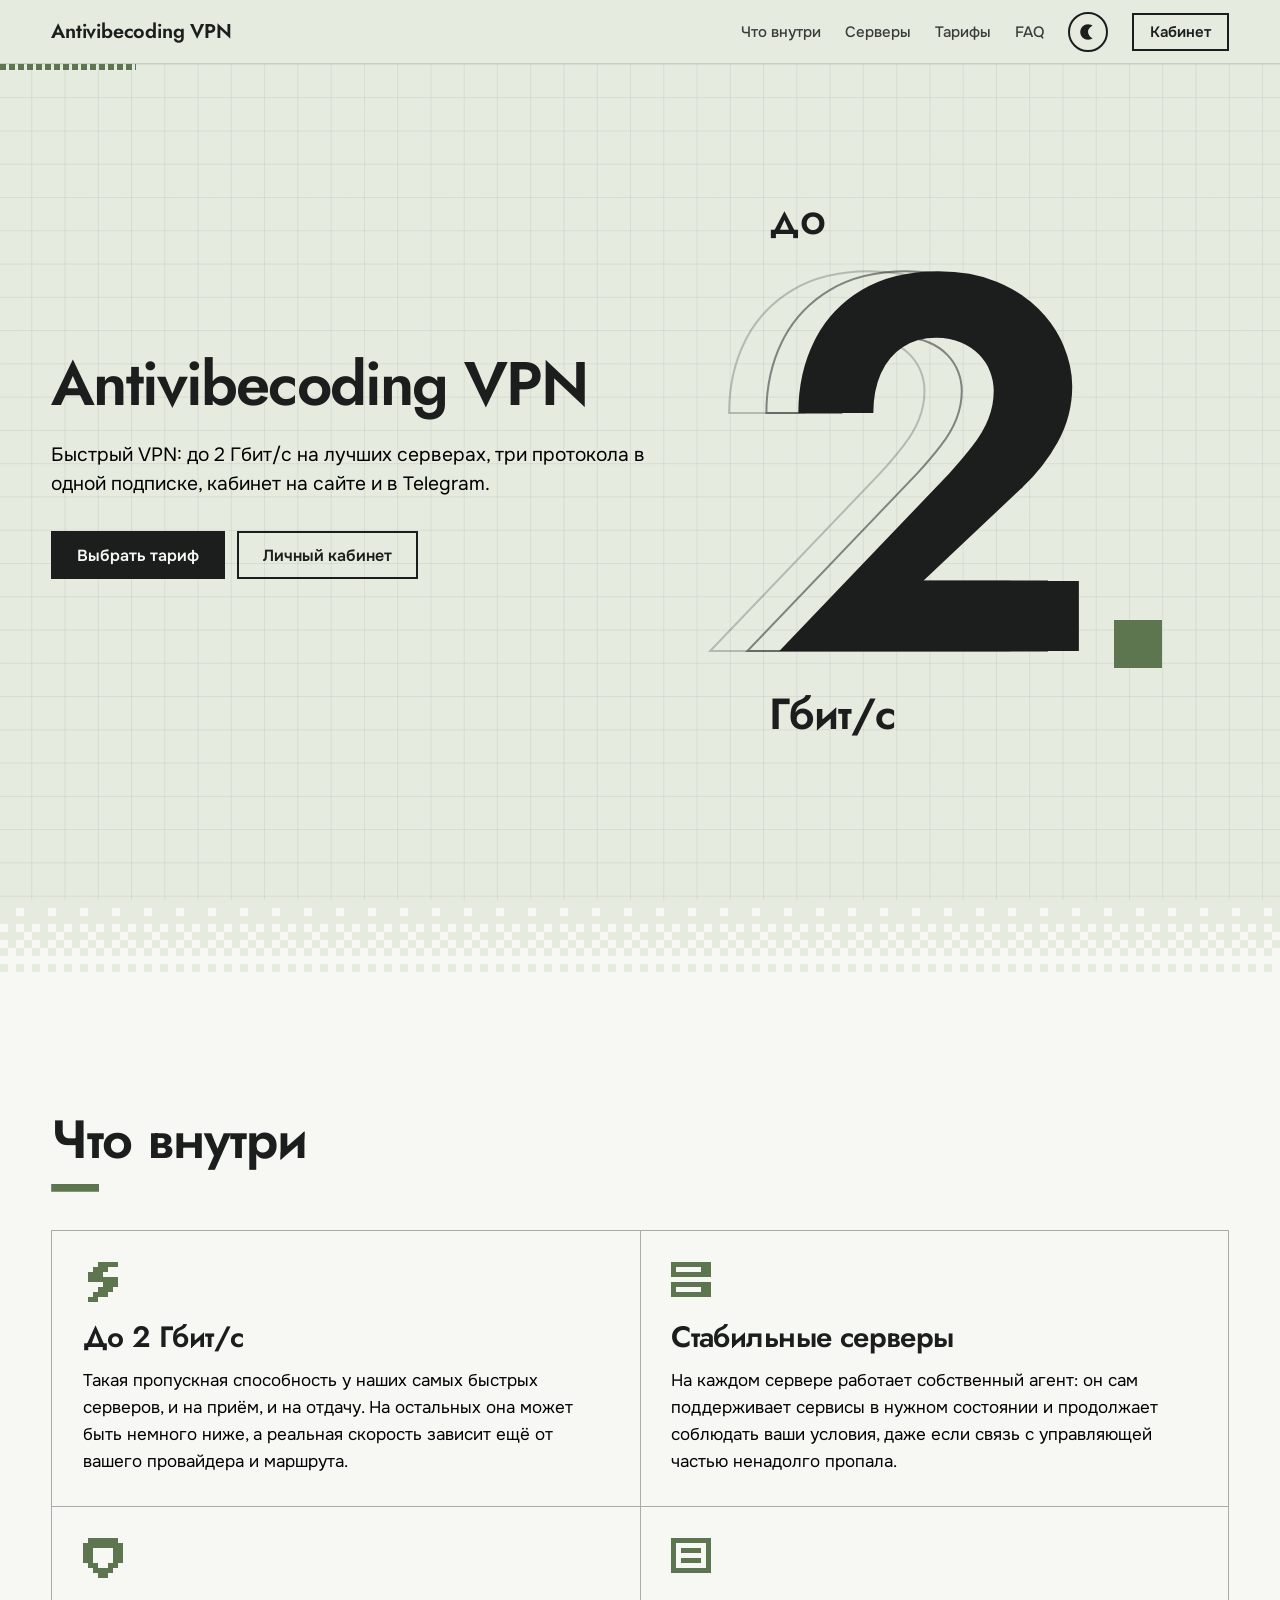
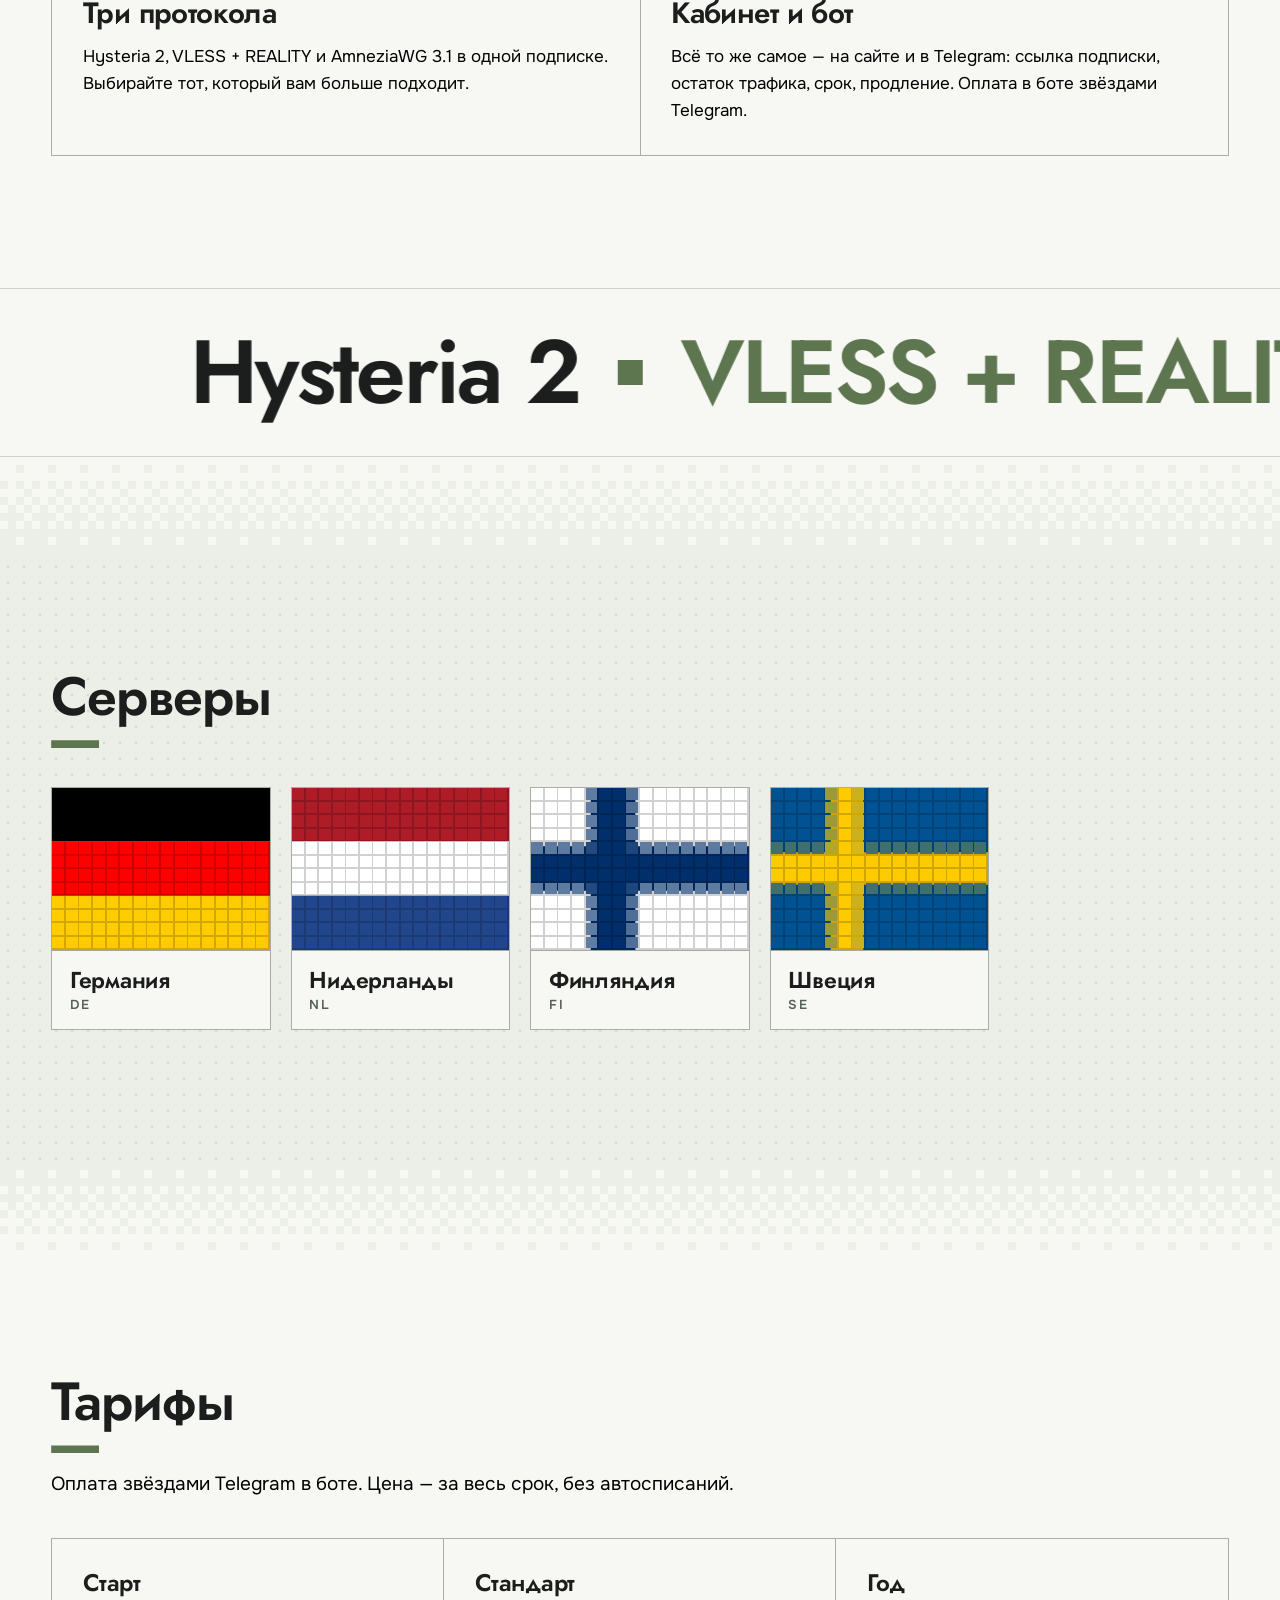
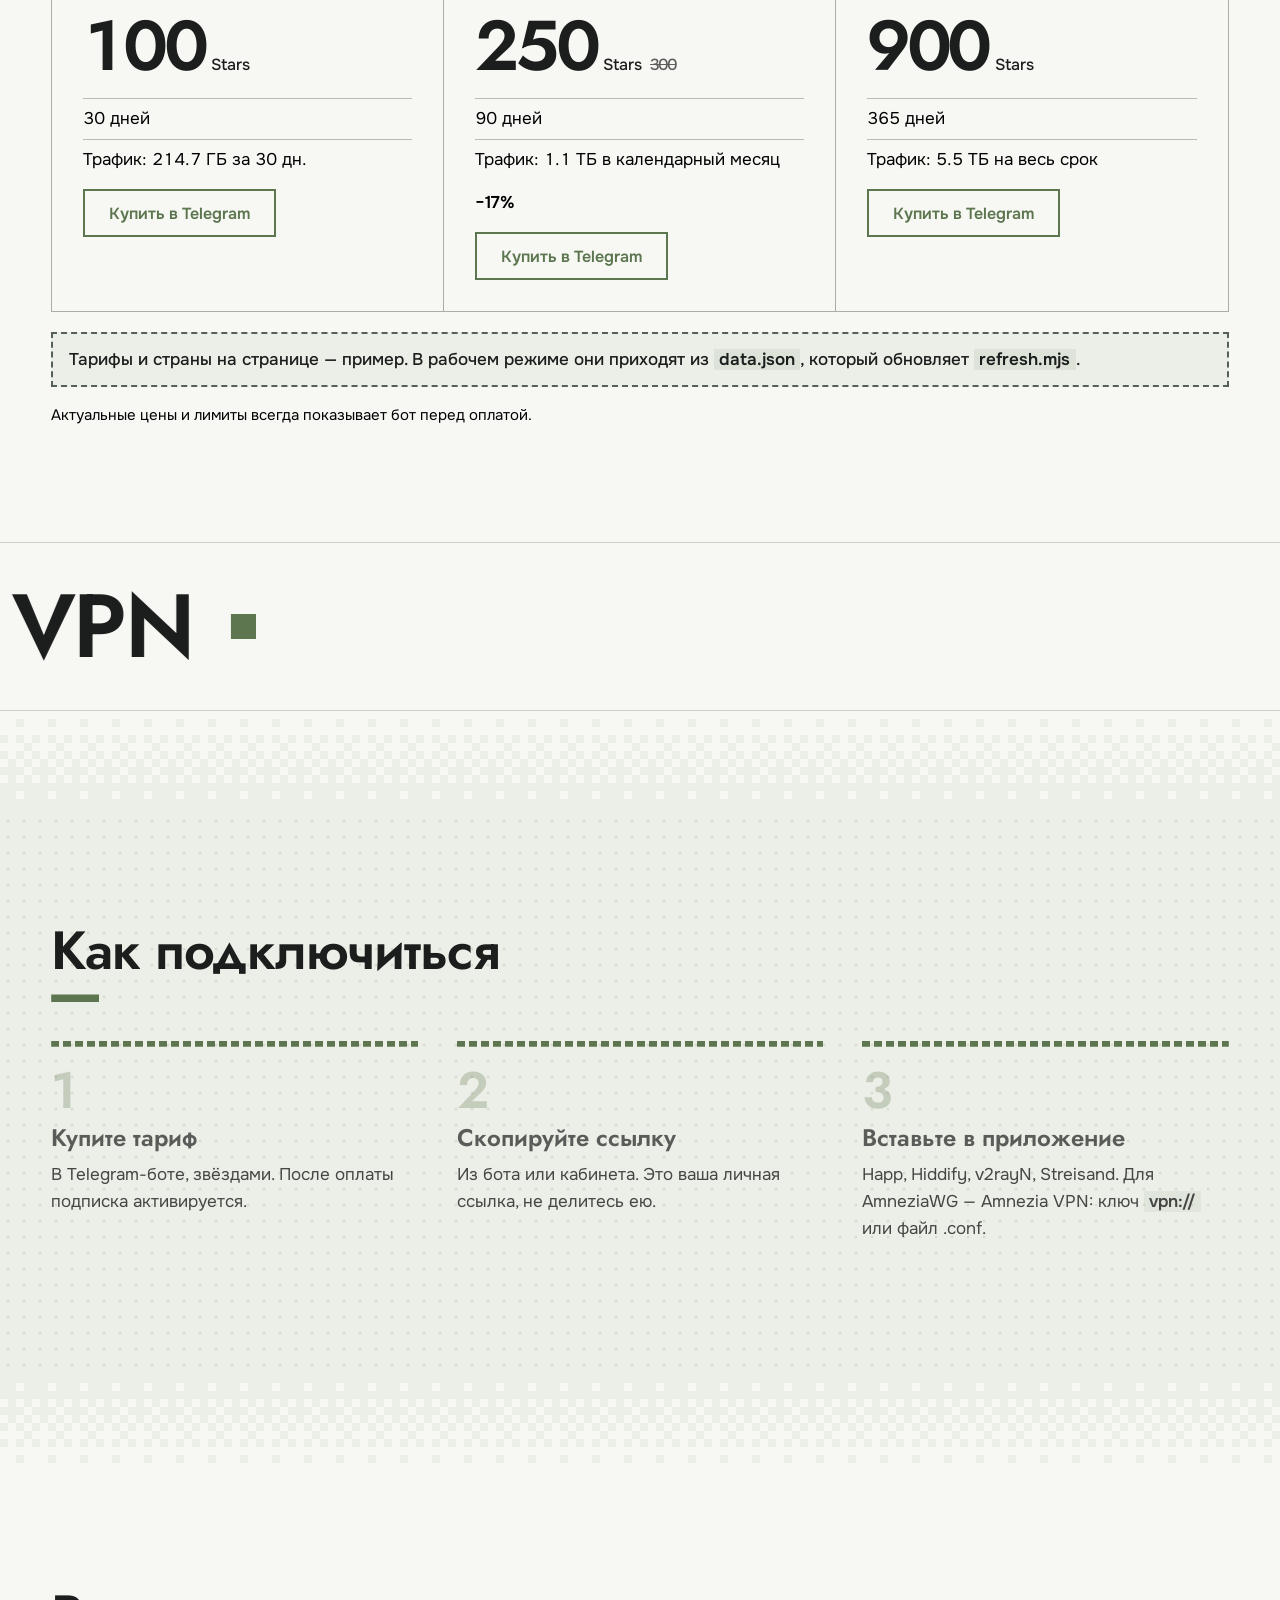
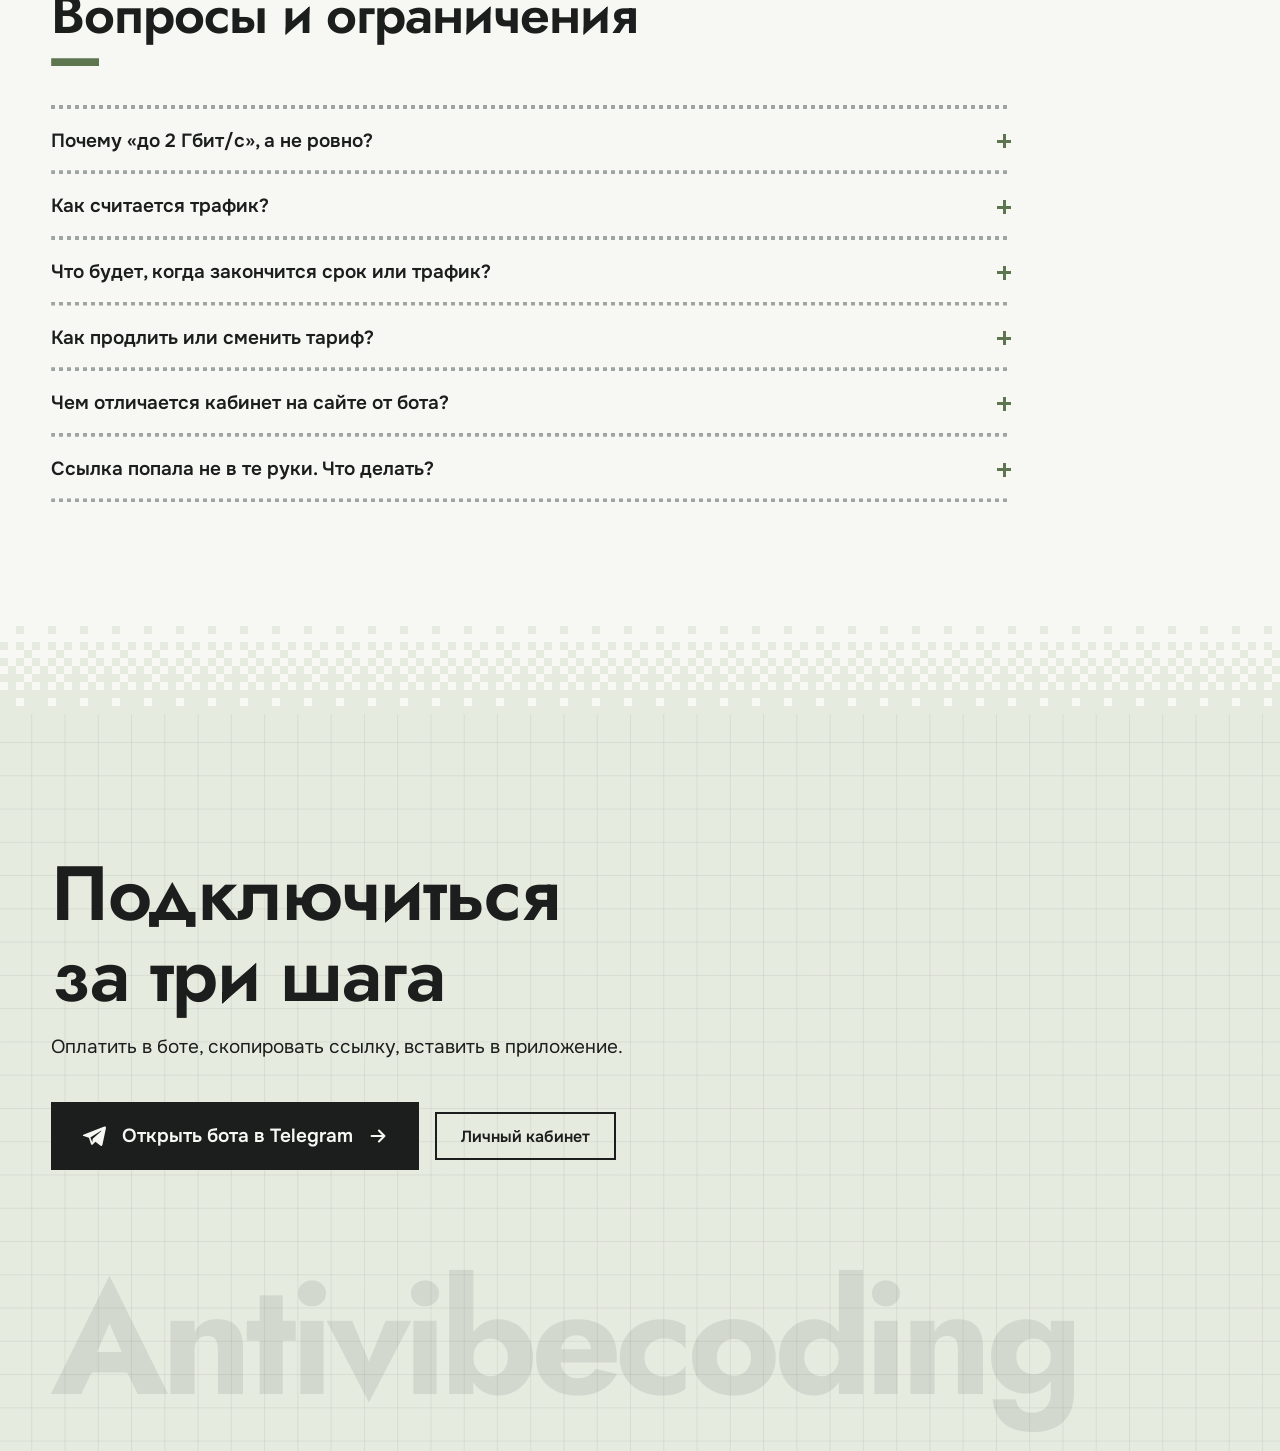
<file: index.html>
<!doctype html>
<html lang="ru">
<head>
<meta charset="utf-8">
<meta name="viewport" content="width=device-width, initial-scale=1">
<title>Antivibecoding VPN — быстрый VPN со стабильными серверами</title>
<meta name="description" content="До 2 Гбит/с, серверы в разных странах, три протокола в одной подписке и личный кабинет на сайте и в Telegram.">
<meta property="og:type" content="website">
<meta property="og:site_name" content="Antivibecoding VPN">
<meta property="og:locale" content="ru_RU">
<meta property="og:url" content="https://general.substituteme.space/">
<meta property="og:title" content="Antivibecoding VPN — быстрый VPN со стабильными серверами">
<meta property="og:description" content="До 2 Гбит/с, серверы в разных странах, три протокола в одной подписке и личный кабинет на сайте и в Telegram.">
<meta property="og:image" content="https://general.substituteme.space/og.png?v=3">
<meta property="og:image:width" content="1200">
<meta property="og:image:height" content="630">
<meta name="twitter:card" content="summary_large_image">
<meta name="twitter:title" content="Antivibecoding VPN — быстрый VPN со стабильными серверами">
<meta name="twitter:description" content="До 2 Гбит/с, серверы в разных странах, три протокола в одной подписке и личный кабинет на сайте и в Telegram.">
<meta name="twitter:image" content="https://general.substituteme.space/og.png?v=3">
<meta name="theme-color" content="#2b2f2e">
<script>try{document.documentElement.setAttribute("data-theme",localStorage.getItem("avv-theme")||(matchMedia("(prefers-color-scheme: dark)").matches?"soft":"light"))}catch(e){document.documentElement.setAttribute("data-theme","light")}</script>
<link rel="preconnect" href="https://my.substituteme.space">
<link rel="icon" href="favicon.svg" type="image/svg+xml">
<link rel="preload" href="fonts/jost-cyrillic.woff2" as="font" type="font/woff2" crossorigin>
<link rel="stylesheet" href="style.css?v=85">
</head>
<body>

<div class="progress" aria-hidden="true"><i></i></div>
<header class="top">
  <a class="brand" href="#top" aria-label="Antivibecoding VPN, в начало">
    <span>Antivibecoding&nbsp;VPN</span>
  </a>
  <nav aria-label="Разделы">
    <a href="#chto">Что внутри</a>
    <a href="#servers">Серверы</a>
    <a href="#tarify">Тарифы</a>
    <a href="#faq">FAQ</a>
    <button class="theme-toggle" type="button" aria-label="Переключить тему" title="Светлая / тёмная тема">
      <svg class="tt" viewBox="0 0 24 24" width="22" height="22" aria-hidden="true">
        <mask id="tt-mask"><rect width="24" height="24" fill="#fff"/><circle class="tt-cut" cx="24" cy="0" r="7" fill="#000"/></mask>
        <circle class="tt-core" cx="12" cy="12" r="5.5" fill="currentColor" mask="url(#tt-mask)"/>
        <g class="tt-rays" stroke="currentColor" stroke-width="2" stroke-linecap="round">
          <path d="M12 2.5v2.2M12 19.3v2.2M2.5 12h2.2M19.3 12h2.2M5.3 5.3l1.6 1.6M17.1 17.1l1.6 1.6M5.3 18.7l1.6-1.6M17.1 6.9l1.6-1.6"/>
        </g>
      </svg>
    </button>
    <a class="btn btn--small" data-cabinet href="#">Кабинет</a>
  </nav>
</header>

<main id="top">

<div class="stage">
<section class="hero" aria-labelledby="h1">
  <div class="hero__text">
    <h1 id="h1">Antivibecoding VPN</h1>
    <p class="lead">Быстрый VPN: до 2&nbsp;Гбит/с на лучших серверах, три протокола в одной подписке, кабинет на сайте и в&nbsp;Telegram.</p>
    <div class="actions">
      <a class="btn btn--light" href="#tarify">Выбрать тариф</a>
      <a class="btn btn--ghost" data-cabinet href="#">Личный кабинет</a>
    </div>
  </div>

  <figure class="speed" aria-label="Скорость: до 2 Гбит/с">
    <span class="speed__pre" aria-hidden="true">до</span>
    <span class="speed__num" aria-hidden="true"><b class="e2">2</b><b class="e1">2</b><b class="main">2</b><i class="dot"></i></span>
    <figcaption class="speed__unit">Гбит/с</figcaption>
  </figure>
</section>
</div>

<canvas class="edge" data-a="--blue" data-b="--paper" aria-hidden="true"></canvas>

<section class="sec" id="chto" aria-labelledby="h-chto">
  <h2 id="h-chto">Что внутри</h2>
  <ul class="cells cells--2">
    <li>
      <svg class="pix" data-icon="bolt" viewBox="0 0 8 8" aria-hidden="true"></svg>
      <h3>До 2&nbsp;Гбит/с</h3>
      <p>Такая пропускная способность у наших самых быстрых серверов, и на приём, и на отдачу. На остальных она может быть немного ниже, а реальная скорость зависит ещё от вашего провайдера и маршрута.</p>
    </li>
    <li>
      <svg class="pix" data-icon="server" viewBox="0 0 8 8" aria-hidden="true"></svg>
      <h3>Стабильные серверы</h3>
      <p>На каждом сервере работает собственный агент: он сам поддерживает сервисы в нужном состоянии и продолжает соблюдать ваши условия, даже если связь с управляющей частью ненадолго пропала.</p>
    </li>
    <li>
      <svg class="pix" data-icon="shield" viewBox="0 0 8 8" aria-hidden="true"></svg>
      <h3>Три протокола</h3>
      <p>Hysteria&nbsp;2, VLESS&nbsp;+&nbsp;REALITY и AmneziaWG&nbsp;3.1 в одной подписке. Выбирайте тот, который вам больше подходит.</p>
    </li>
    <li>
      <svg class="pix" data-icon="window" viewBox="0 0 8 8" aria-hidden="true"></svg>
      <h3>Кабинет и бот</h3>
      <p>Всё то же самое — на сайте и в Telegram: ссылка подписки, остаток трафика, срок, продление. Оплата в боте звёздами Telegram.</p>
    </li>
  </ul>
</section>

<div class="band" aria-hidden="true"><div class="band__in"><span>Hysteria 2</span><i class="sq"></i><span>VLESS + REALITY</span><i class="sq"></i><span>AmneziaWG 3.1</span><i class="sq"></i><span>Hysteria 2</span><i class="sq"></i><span>VLESS + REALITY</span><i class="sq"></i><span>AmneziaWG 3.1</span><i class="sq"></i><span>Hysteria 2</span><i class="sq"></i><span>VLESS + REALITY</span><i class="sq"></i><span>AmneziaWG 3.1</span><i class="sq"></i></div></div>

<canvas class="edge" data-a="--paper" data-b="--tint" aria-hidden="true"></canvas>

<section class="sec sec--tint" id="servers" aria-labelledby="h-srv">
  <h2 id="h-srv">Серверы</h2>
  <ul class="countries" id="countries" aria-label="Страны, где есть серверы"></ul>
</section>

<canvas class="edge" data-a="--tint" data-b="--paper" aria-hidden="true"></canvas>

<section class="sec" id="tarify" aria-labelledby="h-t">
  <h2 id="h-t">Тарифы</h2>
  <p class="sec__lead">Оплата звёздами Telegram в боте. Цена — за весь срок, без автосписаний.</p>
  <ul class="plans" id="plans"></ul>
  <p class="sample" id="sample" hidden>Тарифы и страны на странице — пример. В рабочем режиме они приходят из <code>data.json</code>, который обновляет <code>refresh.mjs</code>.</p>
  <p class="fine">Актуальные цены и лимиты всегда показывает бот перед оплатой.</p>
</section>

<div class="band band--rev" aria-hidden="true"><div class="band__in"><span>Happ</span><i class="sq"></i><span>Hiddify</span><i class="sq"></i><span>v2rayN</span><i class="sq"></i><span>Streisand</span><i class="sq"></i><span>Amnezia VPN</span><i class="sq"></i><span>Happ</span><i class="sq"></i><span>Hiddify</span><i class="sq"></i><span>v2rayN</span><i class="sq"></i><span>Streisand</span><i class="sq"></i><span>Amnezia VPN</span><i class="sq"></i></div></div>

<canvas class="edge" data-a="--paper" data-b="--tint" aria-hidden="true"></canvas>

<section class="sec sec--tint" id="start" aria-labelledby="h-s">
  <h2 id="h-s">Как подключиться</h2>
  <ol class="steps">
    <li><b>Купите тариф</b><span>В Telegram-боте, звёздами. После оплаты подписка активируется.</span></li>
    <li><b>Скопируйте ссылку</b><span>Из бота или кабинета. Это ваша личная ссылка, не делитесь ею.</span></li>
    <li><b>Вставьте в приложение</b><span>Happ, Hiddify, v2rayN, Streisand. Для AmneziaWG — Amnezia&nbsp;VPN: ключ <code>vpn://</code> или файл .conf.</span></li>
  </ol>
</section>

<canvas class="edge" data-a="--tint" data-b="--paper" aria-hidden="true"></canvas>

<section class="sec" id="faq" aria-labelledby="h-f">
  <h2 id="h-f">Вопросы и ограничения</h2>
  <div class="faq">
    <details>
      <summary>Почему «до 2 Гбит/с», а не ровно?</summary>
      <p>Два Гбит/с — это ширина канала у самых быстрых серверов. Итоговая скорость зависит от вашего провайдера, маршрута до сервера и загрузки в данный момент. Поэтому мы называем потолок, а не гарантию.</p>
    </details>
    <details>
      <summary>Как считается трафик?</summary>
      <p>У каждого тарифа есть лимит трафика. Считается только то, что проходит через VPN. Если в приложении включена маршрутизация, при которой российские сайты открываются напрямую, заходы на них в лимит не идут: этот трафик минует VPN.</p>
    </details>
    <details>
      <summary>Что будет, когда закончится срок или трафик?</summary>
      <p>Когда срок подписки заканчивается, мы не отключаем вас сразу: ещё 3&nbsp;дня действует льготный период с 5&nbsp;ГБ трафика, этого хватит, чтобы спокойно оплатить следующий месяц. Если закончился трафик, соединение временно ограничивается. Как только лимит обновится, VPN снова заработает.</p>
    </details>
    <details>
      <summary>Как продлить или сменить тариф?</summary>
      <p>Купите тот же тариф — дни добавятся к текущему сроку. Купите другой — он заменит текущий. Всё делается в боте или в кабинете.</p>
    </details>
    <details>
      <summary>Чем отличается кабинет на сайте от бота?</summary>
      <p>Ничем по возможностям: оба показывают ссылку подписки, срок и остаток трафика. Бот удобен, когда вы уже в Telegram и хотите быстро оплатить.</p>
    </details>
    <details>
      <summary>Ссылка попала не в те руки. Что делать?</summary>
      <p>Перевыпустите её в боте или кабинете, старая перестанет работать. Перевыпускать можно не чаще раза в 10&nbsp;минут.</p>
    </details>
  </div>
</section>

</main>

<canvas class="edge" data-a="--paper" data-b="--blue" aria-hidden="true"></canvas>

<footer class="end">
  <div class="end__in">
    <h2>Подключиться за три шага</h2>
    <p>Оплатить в боте, скопировать ссылку, вставить в приложение.</p>
    <div class="actions">
      <a class="btn-tg" data-bot href="#tarify"><svg class="tg" viewBox="0 0 24 24" width="26" height="26" aria-hidden="true"><path fill="currentColor" d="M21.6 3.2 2.7 10.5c-1.3.5-1.3 1.3-.2 1.6l4.8 1.5 1.9 5.7c.2.6.4.8.9.8.4 0 .6-.2.9-.5l2.3-2.2 4.8 3.5c.9.5 1.5.2 1.7-.8L23 4.9c.3-1.3-.5-1.9-1.4-1.7ZM8.6 13.3l9.5-6c.4-.3.8-.1.5.2l-7.8 7-.3 3.3-1.9-4.5Z"/></svg><span>Открыть бота в Telegram</span><svg class="arr" viewBox="0 0 24 24" width="22" height="22" aria-hidden="true"><path fill="none" stroke="currentColor" stroke-width="2.2" stroke-linecap="round" stroke-linejoin="round" d="M5 12h14M13 6l6 6-6 6"/></svg></a>
      <a class="btn btn--ghost" data-cabinet href="#">Личный кабинет</a>
    </div>
  </div>
  <div class="end__mark" aria-hidden="true">Antivibecoding</div>
</footer>

<script src="content.js?v=85"></script>
<script src="app.js?v=85"></script>
</body>
</html>
</file>
<file: style.css>
@font-face{font-family:"Onest";src:url(fonts/onest-cyrillic.woff2) format("woff2");font-weight:100 900;unicode-range:U+0301,U+0400-045F,U+0490-0491,U+04B0-04B1,U+2116;font-display:swap}
@font-face{font-family:"Onest";src:url(fonts/onest-latin.woff2) format("woff2");font-weight:100 900;unicode-range:U+0000-00FF,U+0131,U+0152-0153,U+02BB-02BC,U+02C6,U+02DA,U+02DC,U+2000-206F,U+20AC,U+2122,U+2191,U+2193,U+2212,U+2215,U+FEFF,U+FFFD;font-display:swap}
@font-face{font-family:"Jost";src:url(fonts/jost-cyrillic.woff2) format("woff2");font-weight:100 900;unicode-range:U+0301,U+0400-045F,U+0490-0491,U+04B0-04B1,U+2116;font-display:swap}
@font-face{font-family:"Jost";src:url(fonts/jost-latin.woff2) format("woff2");font-weight:100 900;unicode-range:U+0000-00FF,U+0131,U+0152-0153,U+02BB-02BC,U+02C6,U+02DA,U+02DC,U+2000-206F,U+20AC,U+2122,U+2191,U+2193,U+2212,U+2215,U+FEFF,U+FFFD;font-display:swap}

:root{
  --blue-rgb:42,53,181;
  --acc-rgb:var(--blue-rgb);
  --acc:var(--blue);
  --on-acc:var(--ink);
  --rule:var(--ink);
  --pop-bg:var(--blue);
  --pop-fg:var(--white);
  --blue:#2a35b5;
  --blue-deep:#1d2687;
  --paper:#f1f1f5;
  --tint:#e4e6f2;
  --ink:#0b0d2e;
  --ink-2:#3a3f66;
  --line:rgba(11,13,46,.2);
  --orange:#ff8a4c;
  --white:#f4f5ff;
  --read:var(--ink);
  --ob-text:var(--ob);
  --ob:var(--white);
  --ob-rgb:244,245,255;
  --btn-bg:var(--white);
  --btn-fg:var(--blue);
  --u:clamp(16px,2.6vw,40px);
  --gut:clamp(16px,4vw,56px);
  --pad:max(var(--gut),calc((100vw - 1280px)/2));
  --display:"Jost","Onest",system-ui,sans-serif;
  --text:"Onest",system-ui,sans-serif;
  --ease:cubic-bezier(.16,1,.3,1);
  --ease-out:cubic-bezier(.19,1,.22,1);
}
*{box-sizing:border-box}
html{scroll-behavior:smooth;scroll-padding-top:72px;-webkit-text-size-adjust:100%}
body{margin:0;background:var(--paper);color:var(--ink);font:400 1.0625rem/1.6 var(--text);scrollbar-color:var(--acc) var(--paper)}
::selection{background:var(--orange);color:var(--on-acc)}
::-webkit-scrollbar{width:10px}::-webkit-scrollbar-track{background:var(--paper)}::-webkit-scrollbar-thumb{background:var(--acc)}
a{color:inherit;text-underline-offset:.2em}
:focus-visible{outline:3px solid var(--orange);outline-offset:3px}
h1,h2,h3{font-family:var(--display);font-weight:600;line-height:1.05;letter-spacing:-.02em;margin:0;text-wrap:balance}
p{margin:0;max-width:62ch}
code{font:inherit;font-weight:600;background:rgba(var(--acc-rgb),.1);padding:0 .3em}
.hero code,.end code{background:rgba(var(--ob-rgb),.18)}

/* ---------- buttons ---------- */
.btn{display:inline-flex;align-items:center;min-height:48px;padding:0 1.5rem;font:600 1rem var(--text);text-decoration:none;border:2px solid currentColor;transition:background-color .25s var(--ease),color .25s var(--ease),transform .25s var(--ease)}
.btn--light{background:var(--btn-bg);color:var(--btn-fg);border-color:var(--btn-bg)}
.btn--light:hover{background:var(--orange);border-color:var(--orange);color:var(--on-acc)}
.btn--ghost{color:var(--ob)}
.btn--ghost:hover{background:var(--ob);color:var(--blue)}
.btn--small{min-height:38px;padding:0 1rem;font-size:.9375rem;color:var(--ob)}
.btn--small:hover{background:var(--ob);color:var(--blue)}
.btn:active{transform:translateY(1px)}

/* ---------- top bar ---------- */
.top{position:fixed;inset:0 0 auto 0;z-index:10;display:flex;align-items:center;justify-content:space-between;gap:1rem;height:64px;padding:0 var(--pad);color:var(--ob);background:var(--blue);border-bottom:1px solid rgba(var(--ob-rgb),.22)}
.brand{display:flex;align-items:center;gap:.6rem;font:600 1.25rem var(--display);letter-spacing:-.01em;text-decoration:none;white-space:nowrap}
.top nav{display:flex;align-items:center;gap:1.5rem}
.top nav a:not(.btn){text-decoration:none;font-weight:500;font-size:.9375rem;opacity:.85}
.top nav a:not(.btn):hover{opacity:1;text-decoration:underline}

/* ---------- hero: the visible construction grid ---------- */
.hero{position:relative;display:grid;grid-template-columns:minmax(0,1fr) auto;align-items:center;gap:calc(var(--u)*2);min-height:100svh;padding:calc(64px + var(--u)*2) 0 calc(var(--u)*3) var(--pad);color:var(--ob);background:var(--blue);overflow:hidden;isolation:isolate}
.hero::before{content:"";position:absolute;inset:0;z-index:0;pointer-events:none;
  background-image:linear-gradient(to right,rgba(var(--ob-rgb),.07) 1px,transparent 1px),linear-gradient(to bottom,rgba(var(--ob-rgb),.07) 1px,transparent 1px);
  background-size:var(--u) var(--u);background-position:calc(100% - var(--pad)) 64px}
.hero__text{position:relative;z-index:3;max-width:40rem}
.hero h1{font-size:clamp(2.25rem,4.8vw,4.5rem);line-height:1.04;letter-spacing:-.03em}
.lead{margin-top:1.5rem;font-size:clamp(1.0625rem,1.5vw,1.3125rem);line-height:1.55;color:var(--ob-text)}
.actions{display:flex;flex-wrap:wrap;gap:.75rem;margin-top:2rem}

.speed{position:relative;z-index:1;margin:0 calc(var(--pad) + var(--u)*2) 0 0;display:grid;justify-items:start}
.speed__pre{font:500 clamp(2rem,3.6vw,3.25rem)/1 var(--display);margin-bottom:.25em}
.speed__num{position:relative;display:flex;align-items:flex-end;font:600 calc(var(--u)*16)/.8 var(--display);letter-spacing:-.04em}
.speed__num b{font-weight:inherit}
.speed__num .main{position:relative;z-index:2;color:var(--ob)}
.speed__num .e1,.speed__num .e2{position:absolute;left:0;top:0;color:transparent;-webkit-text-stroke:2px rgba(var(--ob-rgb),var(--o))}
.speed__num .e1{--o:.5;transform:translateX(-.06em)}
.speed__num .e2{--o:.24;transform:translateX(-.13em)}
.speed__num .dot{flex:none;width:.09em;height:.09em;margin:0 0 .02em .06em;background:var(--orange)}
.speed__unit{margin-top:calc(var(--u)*.4);font:600 clamp(1.75rem,3.4vw,3rem)/1 var(--display);letter-spacing:-.02em}

/* ---------- sections ---------- */
.sec{padding:clamp(4rem,9vw,8rem) var(--pad)}
.sec--tint{background:var(--tint)}
.sec h2{font-size:clamp(2.25rem,4.2vw,3.75rem)}
.sec__lead{margin-top:1rem;font-size:1.1875rem;color:var(--read)}
.sec h2+*{margin-top:clamp(1.75rem,3vw,2.75rem)}
.sec h2+.sec__lead{margin-top:1rem}
.sec__lead+*{margin-top:clamp(1.75rem,3vw,2.75rem)}

/* ruled cell tables: the grid reappears as structure */
.cells{list-style:none;padding:0;display:grid;border-top:1px solid var(--rule);border-left:1px solid var(--rule)}
.cells--2{grid-template-columns:repeat(2,minmax(0,1fr))}
.cells li{padding:clamp(1.25rem,2.4vw,2.25rem);border-right:1px solid var(--rule);border-bottom:1px solid var(--rule);transition:background-color .3s var(--ease),color .3s var(--ease)}
.cells li:hover{background-color:var(--blue-deep);color:var(--ob)}
.cells h3{font-size:clamp(1.5rem,2.3vw,2rem);margin-bottom:.875rem}
.cells p{color:var(--read)}
.cells li:hover p{color:var(--ob)}

.limits{margin:0;display:grid;grid-template-columns:repeat(2,minmax(0,1fr));column-gap:clamp(1.5rem,4vw,4rem)}
.limits div{display:grid;grid-template-columns:minmax(7rem,9rem) 1fr;gap:1rem;padding:1.25rem 0;border-top:1px solid var(--line)}
.limits dt{font:600 1.1875rem/1.3 var(--display)}
.limits dd{margin:0;color:var(--read)}

/* tariffs */
.plans{list-style:none;padding:0;margin-bottom:0;display:grid;grid-template-columns:repeat(3,minmax(0,1fr));border:1px solid var(--rule)}
.plan{position:relative;display:flex;flex-direction:column;gap:1rem;padding:clamp(1.25rem,2.4vw,2.25rem);border-right:1px solid var(--rule);min-height:21rem;background:var(--paper)}
.plan:last-child{border-right:0}
.plan h3{font-size:1.5rem}
.plan__price{font:600 clamp(3.25rem,5.5vw,4.75rem)/1 var(--display);letter-spacing:-.03em;font-variant-numeric:tabular-nums}
.plan__price small{font:500 1rem var(--text);letter-spacing:0;margin-left:.35rem}
.plan__facts{list-style:none;padding:0;margin:0;display:grid;gap:.4rem;font-variant-numeric:tabular-nums}
.plan__facts li{padding-top:.4rem;border-top:1px solid currentColor;border-top-color:color-mix(in srgb,currentColor 25%,transparent)}
.plan p{margin-top:auto}
.plan:not(.plan--pop) p,.plan:not(.plan--pop) .plan__facts{color:var(--read)}
.plan .btn{align-self:flex-start;border-color:var(--acc);color:var(--acc)}
.plan .btn:hover{background:var(--acc);color:var(--on-acc)}
.plan--pop{background:var(--pop-bg);color:var(--pop-fg)}
.plan--pop .btn{border-color:var(--pop-fg);background:var(--pop-fg);color:var(--pop-bg)}
.plan--pop .btn:hover{background:var(--paper);border-color:var(--paper);color:var(--ink)}
.plan__flag{position:absolute;top:0;right:0;padding:.35rem .8rem;background:var(--orange);color:var(--on-acc);font:700 .8125rem var(--text)}
.sample{margin-top:1.25rem;padding:.75rem 1rem;background:var(--tint);color:var(--ink);font-weight:500;max-width:none;border:2px dashed var(--ink-2)}
.fine{margin-top:1rem;color:var(--read);font-size:.9375rem}

/* steps: a real sequence */
.steps{list-style:none;padding:0;counter-reset:s;display:grid;grid-template-columns:repeat(3,minmax(0,1fr));gap:clamp(1rem,3vw,3rem)}
.steps li{counter-increment:s;display:grid;gap:.5rem;align-content:start;padding-top:1.25rem;border-top:3px solid var(--acc)}
.steps li::before{content:counter(s);font:600 clamp(2.5rem,4vw,3.5rem)/1 var(--display);color:var(--acc)}
.steps b{font:600 1.5rem/1.2 var(--display)}
.steps span{color:var(--read)}

/* faq */
.faq{border-top:1px solid var(--rule);max-width:60rem}
.faq details{border-bottom:1px solid var(--rule)}
.faq summary{list-style:none;cursor:pointer;display:flex;justify-content:space-between;align-items:center;gap:1.5rem;padding:1.25rem 0;font:600 1.1875rem/1.35 var(--text);min-height:48px}
.faq summary::-webkit-details-marker{display:none}
.faq summary::after{content:"";flex:none;width:14px;height:14px;background:linear-gradient(var(--acc),var(--acc)) center/100% 3px no-repeat,linear-gradient(var(--acc),var(--acc)) center/3px 100% no-repeat;transition:transform .3s var(--ease)}
.faq details[open] summary::after{transform:rotate(45deg)}
.faq summary:hover{color:var(--acc)}
.faq details p{padding:0 3rem 1.5rem 0;color:var(--read)}

/* closing block repeats the grid */
.end{position:relative;color:var(--ob);background:var(--blue);padding:clamp(4rem,9vw,8rem) var(--pad) 0;overflow:hidden}
.end::before{content:"";position:absolute;inset:0;pointer-events:none;background-image:linear-gradient(to right,rgba(var(--ob-rgb),.07) 1px,transparent 1px),linear-gradient(to bottom,rgba(var(--ob-rgb),.07) 1px,transparent 1px);background-size:var(--u) var(--u);background-position:calc(100% - var(--pad)) 100%}
.end__in{position:relative}
.end h2{font-size:clamp(2.5rem,6vw,5.5rem);max-width:14ch}
.end p{margin-top:1rem;font-size:1.1875rem}

/* ---------- motion: one moment, the hero numeral ---------- */
@media (prefers-reduced-motion:no-preference){
  .hero__text .lead,.hero__text .actions{animation:rise 1.1s var(--ease-out) both}
  .hero__text .lead{animation-delay:.55s}.hero__text .actions{animation-delay:.7s}
  .hero h1 .w{display:inline-block;overflow:hidden;vertical-align:top;padding-bottom:.12em;margin-bottom:-.12em}
  .hero h1 .w>span{display:inline-block;animation:word 1.1s var(--ease-out) both;animation-delay:calc(var(--i)*70ms + 120ms)}
  .speed__num .main{animation:slide-in 1s var(--ease-out) .15s both}
  .speed__num .e1{animation:slide-in 1.1s var(--ease-out) .3s both}
  .speed__num .e2{animation:slide-in 1.2s var(--ease-out) .45s both}
  .speed__num .dot{animation:rise .8s var(--ease-out) .9s both}
  .speed__pre,.speed__unit{animation:rise 1s var(--ease-out) .9s both}
  @keyframes rise{from{opacity:0;transform:translateY(18px)}}
  @keyframes word{from{transform:translateY(105%)}}
  @keyframes slide-in{from{opacity:0;translate:.18em 0}}
}
@media (prefers-reduced-motion:reduce){html{scroll-behavior:auto}}

/* ---------- narrow ---------- */
@media (max-width:860px){
  :root{--u:6vw}
  .top nav a:not(.btn){display:none}
  .hero{grid-template-columns:minmax(0,1fr);align-items:start;gap:calc(var(--u)*1.5);padding:calc(64px + var(--u)) var(--pad) calc(var(--u)*2)}
  .speed{margin:0 calc(var(--pad) + var(--u)) 0 auto}
  .cells--2,.limits,.steps,.plans{grid-template-columns:minmax(0,1fr)}
  .limits div{grid-template-columns:minmax(6.5rem,8rem) 1fr}
  .plan{border-right:0;border-bottom:1px solid var(--rule);min-height:0}
  .plan:last-child{border-bottom:0}
  .faq details p{padding-right:0}
}
@media (max-width:420px){.brand span{font-size:.8125rem}.btn{padding:0 1.1rem}}

/* ---------- pixel details ---------- */
.limits div{border-top:0;position:relative}
.limits div::before,.faq details::after,.steps li::after{content:"";position:absolute;left:0;right:0;top:0;height:4px;background:repeating-linear-gradient(90deg,var(--ink-2) 0 4px,transparent 4px 8px);opacity:.55}
.limits div{padding-top:1.5rem}
.faq details{position:relative;border-bottom:0}
.faq details::after{top:auto;bottom:0}
.faq{border-top:0}
.faq::before{content:"";display:block;height:4px;background:repeating-linear-gradient(90deg,var(--ink-2) 0 4px,transparent 4px 8px);opacity:.55}
.steps li{position:relative;border-top:0;padding-top:1.5rem}
.steps li::after{background:repeating-linear-gradient(90deg,var(--acc) 0 8px,transparent 8px 12px);height:6px;opacity:1}
.sec h2::after{content:"";display:block;width:calc(var(--px,8px)*6);height:var(--px,8px);margin-top:1rem;background:var(--orange);box-shadow:calc(var(--px,8px)*-1) 0 0 transparent}
.sec--tint{background-image:radial-gradient(rgba(var(--acc-rgb),.16) 1.5px,transparent 1.6px);background-size:16px 16px}
.pix{display:block;width:40px;height:40px;margin-bottom:1.25rem;shape-rendering:crispEdges;color:var(--acc)}
.pix rect{fill:currentColor}
.cells li:hover .pix{color:var(--orange)}
.edge{display:block;width:100%;height:96px;image-rendering:pixelated}
.progress{position:fixed;left:0;right:0;top:64px;height:6px;z-index:11;pointer-events:none}
.progress i{display:block;height:100%;width:calc(var(--p,0)*100%);background:var(--orange);-webkit-mask:repeating-linear-gradient(90deg,#000 0 6px,transparent 6px 9px);mask:repeating-linear-gradient(90deg,#000 0 6px,transparent 6px 9px)}
.plan__flag{font-family:var(--display);font-weight:600;font-size:.9375rem}


/* ---------- scroll-driven hero and band ---------- */
.stage{position:relative}
.hero::before,.hero::after{background-position:calc(100% - var(--pad)) calc(64px + var(--gy,0px))}
.band{overflow:hidden;padding:clamp(1.5rem,3vw,3rem) 0;background:var(--paper);border-top:1px solid var(--line);border-bottom:1px solid var(--line)}
.band__in{display:flex;align-items:center;gap:clamp(1.5rem,3vw,3rem);width:max-content;font:600 clamp(2.5rem,7vw,6.5rem)/1 var(--display);letter-spacing:-.03em;color:var(--ink);will-change:transform}
.band__in span:nth-of-type(3n+2){color:var(--acc)}
.band__in span:nth-of-type(3n){color:var(--paper);-webkit-text-stroke:4px var(--ink);paint-order:stroke fill;letter-spacing:.01em}
.band .sq{flex:none;width:.28em;height:.28em;background:var(--orange);font-size:clamp(2.5rem,7vw,6.5rem)}
@media (prefers-reduced-motion:reduce){.band__in{will-change:auto}}

/* ---------- text reveal: plays once when a block arrives, then stays ---------- */
.js .rv{opacity:0;transform:translate3d(0,28px,0);transition:opacity 1s var(--ease-out),transform 1.1s var(--ease-out);transition-delay:var(--d,0s)}
.js .rv.in{opacity:1;transform:none}
.js .limits>div.rv::before,.js .steps li.rv::after,.js .faq details.rv::after{clip-path:inset(0 100% 0 0);transition:clip-path 1.2s var(--ease-out);transition-delay:calc(var(--d,0s) + .25s)}
.js .limits>div.rv.in::before,.js .steps li.rv.in::after,.js .faq details.rv.in::after{clip-path:inset(0 0 0 0)}
.js .sec h2.rv::after{clip-path:inset(0 100% 0 0);transition:clip-path .9s var(--ease-out) .35s}
.js .sec h2.rv.in::after{clip-path:inset(0 0 0 0)}

/* ---------- headings: words rise out of a mask when the block arrives ---------- */
.w{display:inline-block;overflow:hidden;vertical-align:top;padding-bottom:.14em;margin-bottom:-.14em}
.w>span{display:inline-block}
.js .sec h2.rv,.js .end h2.rv{opacity:1;transform:none}
.js .sec h2.rv .w>span,.js .end h2.rv .w>span{transform:translate3d(0,108%,0);transition:transform 1.1s var(--ease-out);transition-delay:calc(var(--i)*80ms)}
.js .sec h2.rv.in .w>span,.js .end h2.rv.in .w>span{transform:none}
/* pixel icons assemble piece by piece */
.js .cells li .pix rect{opacity:0;transition:opacity .01s linear;transition-delay:calc(var(--r)*45ms + var(--d,0s) + .35s)}
.js .cells li.in .pix rect{opacity:1}
/* steps light up in order while you scroll */
.steps li::before{transition:color .5s var(--ease-out);color:rgba(var(--acc-rgb),.28)}
.steps li.act::before{color:var(--acc)}
.steps li b,.steps li span{transition:opacity .5s var(--ease-out)}
.js .steps li:not(.act) b,.js .steps li:not(.act) span{opacity:.7}
/* backgrounds drift against the scroll */
.sec--tint{background-position:0 var(--by,0)}
.end::before{background-position:calc(100% - var(--pad)) var(--ey,100%)}
/* second band runs the other way */
.band--rev{background:var(--paper)}

/* ---------- themes: light (Soft Light) and dark (Soft Dark) ---------- */
html[data-theme="soft"]{color-scheme:dark;--blue:#2b2f2e;--blue-deep:#373c3a;--blue-rgb:43,47,46;--paper:#1b1e1d;--tint:#232726;--ink:#f1f2ef;--ink-2:#a9b1ac;--read:#fff;--ob-text:#fff;--line:rgba(241,242,239,.18);--white:#f1f2ef;--ob-rgb:241,242,239;--orange:#a9bb9a;--acc:#a9bb9a;--acc-rgb:169,187,154;--on-acc:#141716;--rule:rgba(241,242,239,.3);--pop-bg:#a9bb9a;--pop-fg:#141716}
html[data-theme="light"]{color-scheme:light;--blue:#e6ebe0;--blue-deep:#d9e0d0;--blue-rgb:230,235,224;--paper:#f7f8f4;--tint:#ecefe7;--ink:#1b1e1d;--ink-2:#56605a;--read:#000;--ob-text:#000;--line:rgba(27,30,29,.18);--ob:#1b1e1d;--ob-rgb:27,30,29;--btn-bg:#1b1e1d;--btn-fg:#f7f8f4;--orange:#5d7650;--acc:#5d7650;--acc-rgb:93,118,80;--on-acc:#ffffff;--rule:rgba(27,30,29,.35);--pop-bg:#5d7650;--pop-fg:#ffffff}
html[data-theme="light"] .top{border-bottom-color:rgba(27,30,29,.14)}

/* ---------- countries ---------- */
.plan__price .old{margin-left:.5rem;font:500 1rem var(--text);opacity:.7}
.plan .promo{margin-top:0;font-weight:600}
#servers[hidden]{display:none}

/* ---------- theme toggle: a sun that folds into a moon ---------- */
.theme-toggle{display:inline-grid;place-items:center;width:40px;height:40px;padding:0;color:var(--ob);background:transparent;border:2px solid currentColor;border-radius:50%;cursor:pointer;transition:background-color .3s var(--ease),color .3s var(--ease),transform .5s var(--ease)}
.theme-toggle:hover{background:var(--ob);color:var(--blue)}
.theme-toggle:active{transform:scale(.92)}
.tt{overflow:visible;transition:transform .7s var(--ease-out)}
.tt-core,.tt-cut,.tt-rays{transition:r .6s var(--ease-out),cx .6s var(--ease-out),cy .6s var(--ease-out),transform .7s var(--ease-out),opacity .4s var(--ease-out)}
.tt-rays{transform-origin:12px 12px}
/* light theme shows the moon (what a click gives you), dark theme shows the sun */
html[data-theme="light"] .tt{transform:rotate(45deg)}
html[data-theme="light"] .tt-core{r:8.5px}
html[data-theme="light"] .tt-cut{cx:17px;cy:7px}
html[data-theme="light"] .tt-rays{opacity:0;transform:scale(.4) rotate(-90deg)}
html[data-theme="soft"] .tt{transform:rotate(0)}
html[data-theme="soft"] .tt-core{r:5.5px}
html[data-theme="soft"] .tt-cut{cx:24px;cy:0}
html[data-theme="soft"] .tt-rays{opacity:1;transform:none}
@media (prefers-reduced-motion:reduce){.tt,.tt-core,.tt-cut,.tt-rays{transition:none}}

/* ---------- curtain: the wipe that carries the visitor into the cabinet ---------- */
.curtain{position:fixed;inset:0;z-index:100;display:grid;place-items:center;background:var(--acc);color:var(--on-acc);clip-path:circle(0 at var(--cx,50%) var(--cy,50%));pointer-events:all}

/* ---------- footer: the closing call to connect ---------- */
.end{padding-top:clamp(5rem,11vw,10rem)}
.end__in .actions{margin-top:2.5rem;gap:1rem;align-items:center}
.btn-tg{display:inline-flex;align-items:center;gap:.9rem;min-height:68px;padding:0 1.75rem;font:600 1.1875rem var(--text);text-decoration:none;background:var(--btn-bg);color:var(--btn-fg);border:2px solid var(--btn-bg);transition:background-color .3s var(--ease),color .3s var(--ease),border-color .3s var(--ease),transform .3s var(--ease)}
.btn-tg .arr{transition:transform .4s var(--ease-out)}
.btn-tg:hover{background:var(--orange);border-color:var(--orange);color:var(--on-acc)}
.btn-tg:hover .arr{transform:translateX(6px)}
.btn-tg:active{transform:translateY(1px)}
.end__mark{position:relative;margin-top:clamp(3rem,7vw,6rem);font:700 clamp(3rem,calc((100vw - 2*var(--pad))/7.4),12rem)/1 var(--display);letter-spacing:-.045em;color:rgba(var(--ob-rgb),.09);white-space:nowrap;overflow:hidden;padding-bottom:.2em;user-select:none;pointer-events:none}
@media (max-width:520px){.btn-tg{width:100%;justify-content:center;padding:0 1.25rem;font-size:1.0625rem}}

/* ---------- paper plane flight and the Telegram sky ---------- */
.tg-sky{position:fixed;inset:0;z-index:95;display:grid;place-content:center;justify-items:center;background:#229ed9;color:#fff;clip-path:circle(0 at 50% 50%);pointer-events:all}
.tg-sky b{font:700 clamp(1.75rem,4.2vw,3.25rem)/1.1 var(--text);letter-spacing:-.02em;text-align:center;opacity:0;transform:translateY(14px)}
.tg-sky.out{opacity:0;transition:opacity .6s var(--ease-out)}
.tg-count{position:absolute;left:0;right:0;bottom:clamp(1.25rem,4vh,2.5rem);text-align:center;font:500 1rem var(--text);color:rgba(255,255,255,.85)}
.tg-count[hidden]{display:none}
.tg-count span{display:inline-block;min-width:1.4ch;font-variant-numeric:tabular-nums;font-weight:700}
.tg-sky.closing b,.tg-sky.closing .tg-count,.tg-sky.closing .tg-open{opacity:0;transform:scale(.94);transition:opacity .4s var(--ease-out),transform .5s var(--ease-out)}
.tg-open{margin-top:1.5rem;padding:.8rem 1.5rem;color:#229ed9;background:#fff;font:600 1.0625rem var(--text);text-decoration:none}
.tg-open[hidden]{display:none}
.tg-sky.on b{opacity:1;transform:none;transition:opacity .5s var(--ease-out),transform .6s var(--ease-out)}
.flight{position:fixed;inset:0;width:100%;height:100%;z-index:94;pointer-events:none;overflow:visible}
.flight>path{fill:none;stroke:#229ed9;stroke-width:3;stroke-dasharray:3 9;opacity:.9}
.plane{position:fixed;left:0;top:0;z-index:96;width:48px;height:48px;margin:0;color:#fff;filter:drop-shadow(0 3px 8px rgba(8,40,66,.4));pointer-events:none;offset-rotate:auto;offset-anchor:50% 50%}
.plane svg{display:block;transform:rotate(45deg)}
.curtain{background-image:linear-gradient(to right,color-mix(in srgb,currentColor 11%,transparent) 1px,transparent 1px),linear-gradient(to bottom,color-mix(in srgb,currentColor 11%,transparent) 1px,transparent 1px);background-size:56px 56px;background-position:center}
.curtain .avv{display:flex;align-items:flex-end;font:800 clamp(5rem,18vw,13.75rem)/.85 var(--text);letter-spacing:-.05em}
.curtain .l{position:relative;display:inline-block;padding:.06em 0}
.curtain .l i{display:block;font-style:normal}
.curtain .g1,.curtain .g2{position:absolute;left:0;top:.06em;pointer-events:none}
.curtain .g1{opacity:.3;transform:translateX(-.07em)}
.curtain .g2{opacity:.14;transform:translateX(-.15em)}
.curtain .m{position:relative}
.curtain .dot{flex:none;width:.1em;height:.1em;margin:0 0 .1em .02em;background:currentColor}

/* ---------- countries: flag tiles ---------- */
.countries{list-style:none;padding:0;display:grid;grid-template-columns:repeat(auto-fill,minmax(min(100%,210px),1fr));gap:clamp(12px,1.6vw,20px)}
.countries li{display:grid;align-content:start;background:var(--paper);border:1px solid var(--rule);transition:transform .45s var(--ease-out),border-color .3s var(--ease)}
.countries li:hover{transform:translateY(-6px);border-color:var(--acc)}
.countries .flag{position:relative;display:block;aspect-ratio:4/3;overflow:hidden;border-bottom:1px solid var(--rule);background:var(--tint)}
.countries .flag img{display:block;width:100%;height:100%;object-fit:cover}
.countries .flag .px{position:absolute;inset:0;width:100%;height:100%;display:block;image-rendering:pixelated}
.countries .nm{padding:1rem 1.1rem .15rem;font:600 clamp(1.25rem,1.8vw,1.5rem)/1.15 var(--display);letter-spacing:-.01em}
.countries .cc{padding:0 1.1rem 1rem;font:600 .8125rem var(--text);letter-spacing:.14em;color:var(--ink-2)}

/* interface chrome is not selectable (selection there looks broken); reading text stays selectable */
.top,.btn,.btn-tg,.theme-toggle,.progress,.band,.speed,.hero h1,.countries,.plan__flag,.plan__price,.plan .btn,.faq summary,.end__mark,.end h2,.sec h2,.edge,.curtain,.tg-sky,.flight,.plane,.steps b{-webkit-user-select:none;user-select:none}

/* phones: three compact tiles per row instead of one huge flag per row */
@media (max-width:600px){
  .countries{grid-template-columns:repeat(3,minmax(0,1fr));gap:8px}
  .countries .flag{aspect-ratio:3/2}
  .countries .nm{padding:.5rem .55rem .05rem;font-size:.875rem;overflow-wrap:anywhere}
  .countries .cc{padding:0 .55rem .5rem;font-size:.625rem}
  .countries li:hover{transform:none}
}
</file>
